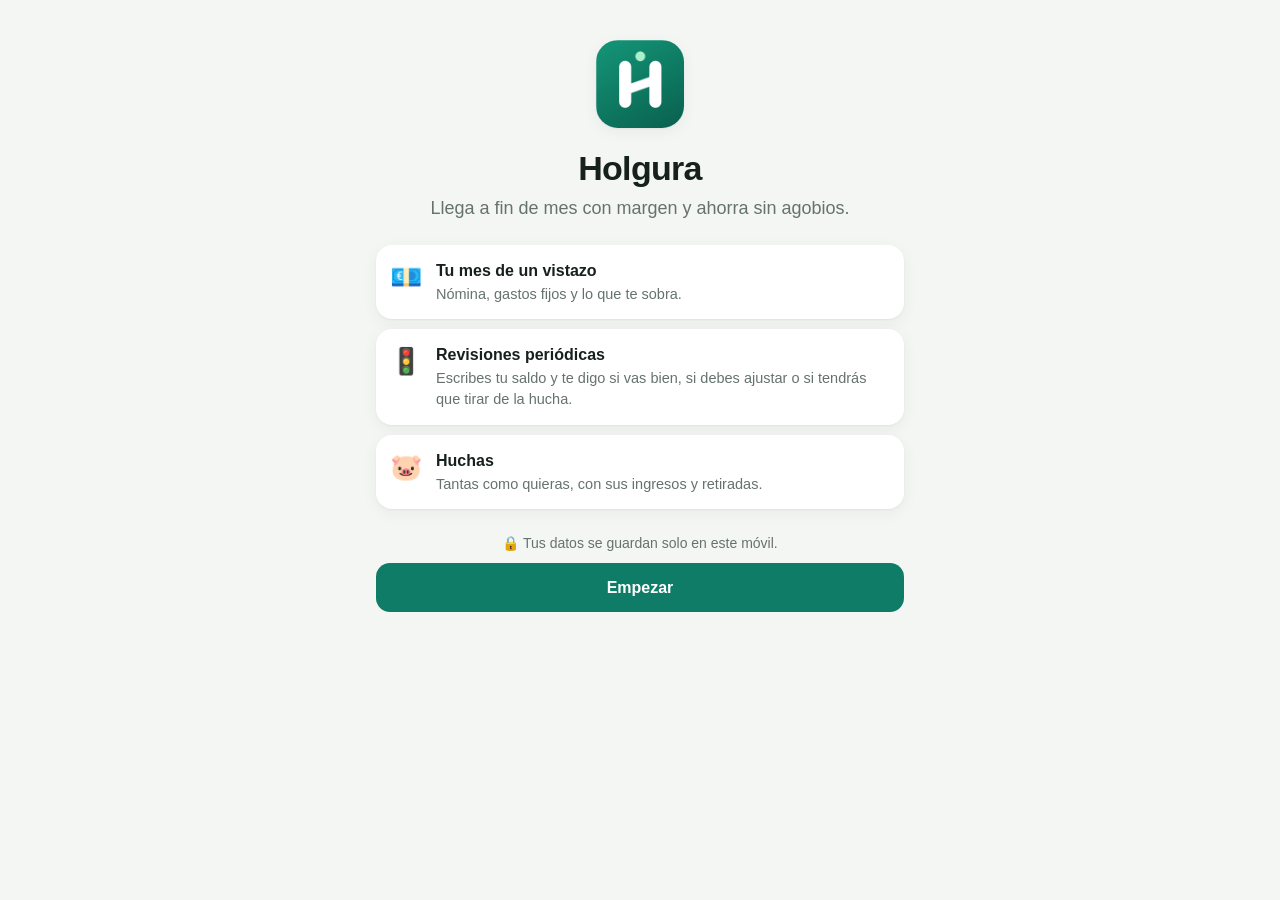
<file: index.html>
<!doctype html>
<html lang="es">
<head>
  <meta charset="utf-8">
  <meta name="viewport" content="width=device-width, initial-scale=1, viewport-fit=cover">
  <title>Holgura</title>
  <!-- Solo se ejecuta el código de la propia app y solo se habla con el servidor de Holgura -->
  <meta http-equiv="Content-Security-Policy" content="default-src 'self'; script-src 'self'; style-src 'self' 'unsafe-inline'; img-src 'self' data:; connect-src 'self' https://holgura-api.vercel.app; object-src 'none'; base-uri 'self'; form-action 'self'">
  <meta name="description" content="Controla tu mes de nómina a nómina, ahorra sin llegar justo y guarda tus ahorros en huchas.">
  <meta name="theme-color" content="#F4F6F3" media="(prefers-color-scheme: light)">
  <meta name="theme-color" content="#0F1412" media="(prefers-color-scheme: dark)">
  <meta name="apple-mobile-web-app-capable" content="yes">
  <meta name="mobile-web-app-capable" content="yes">
  <meta name="apple-mobile-web-app-status-bar-style" content="default">
  <meta name="apple-mobile-web-app-title" content="Holgura">
  <link rel="manifest" href="manifest.webmanifest">
  <link rel="apple-touch-icon" href="icons/apple-touch-icon.png">
  <link rel="icon" type="image/png" href="icons/icon-192.png">
  <link rel="stylesheet" href="styles.css">
  <script type="module" src="js/app.js"></script>
</head>
<body>
  <main id="view"></main>

  <nav id="tabbar" hidden>
    <button data-act="tab" data-tab="inicio">
      <svg viewBox="0 0 24 24"><path d="M3 10.5 12 3l9 7.5V20a1 1 0 0 1-1 1h-5v-6H9v6H4a1 1 0 0 1-1-1z"/></svg>
      <span>Inicio</span>
    </button>
    <button data-act="tab" data-tab="revisar">
      <svg viewBox="0 0 24 24"><path d="M4 19h16M6 15l4-4 3 3 5-6"/></svg>
      <span>Revisar</span>
    </button>
    <button data-act="tab" data-tab="huchas">
      <svg viewBox="0 0 24 24"><path d="M5 11a7 6 0 0 1 13-2h2v4h-1.5a7 6 0 0 1-2.5 3v3h-3v-2h-3v2H7v-3.5A6 6 0 0 1 5 11zM10 6.5h4"/></svg>
      <span>Huchas</span>
    </button>
    <button data-act="tab" data-tab="mimes">
      <svg viewBox="0 0 24 24"><path d="M4 7h10M18 7h2M4 17h4M12 17h8"/><circle cx="16" cy="7" r="2"/><circle cx="10" cy="17" r="2"/></svg>
      <span>Mi mes</span>
    </button>
  </nav>

  <div id="sheet-root"></div>
  <div id="toast" role="status" aria-live="polite"></div>
  <input type="file" id="import-file" accept="application/json,.json" hidden>
</body>
</html>
</file>
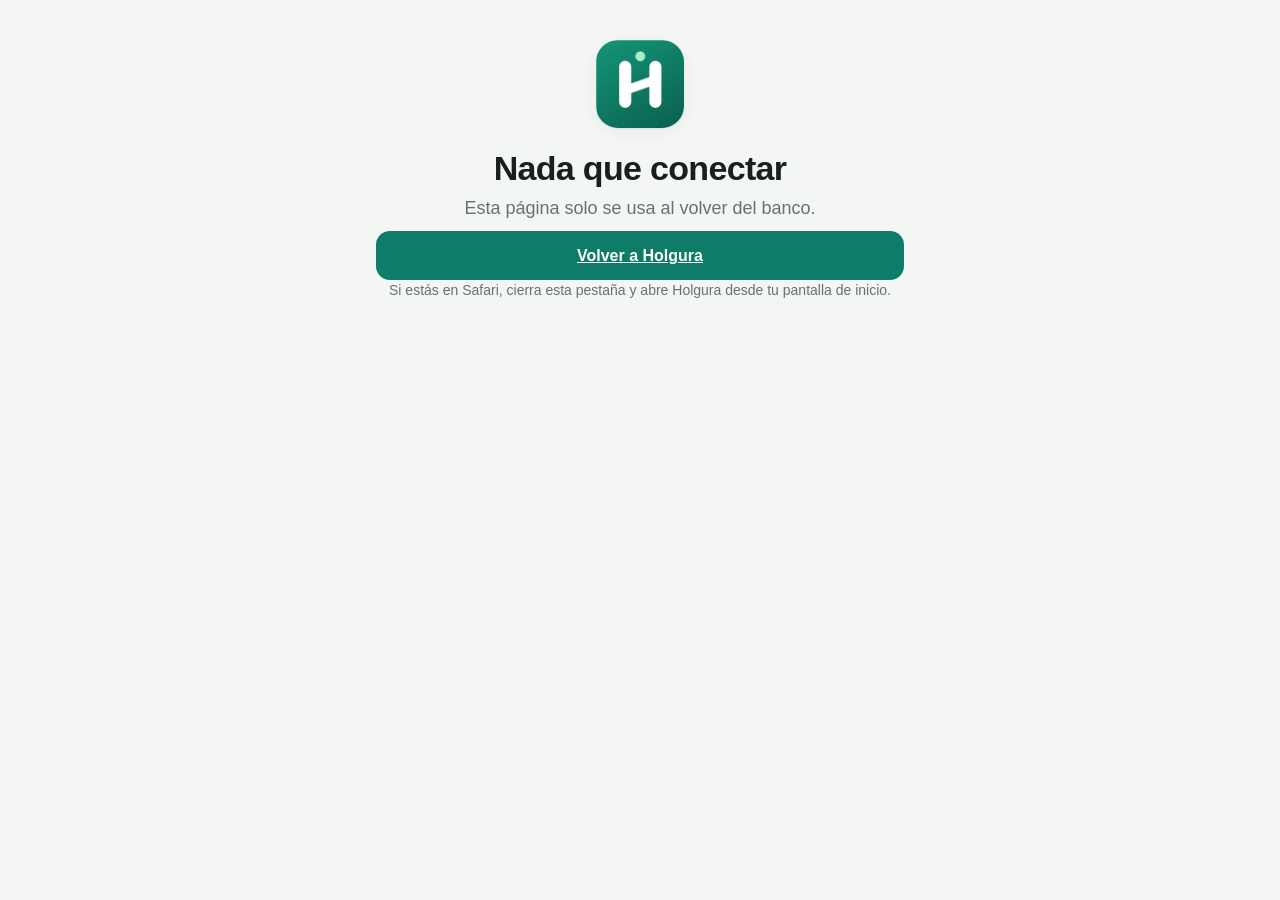
<file: conectado.html>
<!doctype html>
<html lang="es">
<head>
  <meta charset="utf-8">
  <meta name="viewport" content="width=device-width, initial-scale=1, viewport-fit=cover">
  <title>Holgura · conexión con el banco</title>
  <meta name="robots" content="noindex">
  <meta http-equiv="Content-Security-Policy" content="default-src 'self'; script-src 'self'; style-src 'self' 'unsafe-inline'; img-src 'self' data:; connect-src 'self' https://holgura-api.vercel.app; object-src 'none'; base-uri 'self'; form-action 'self'">
  <meta name="referrer" content="no-referrer">
  <link rel="icon" type="image/png" href="icons/icon-192.png">
  <link rel="stylesheet" href="styles.css">
</head>
<body>
  <main id="view">
    <div class="wizard hero">
      <img class="hero-logo" src="icons/icon-192.png" alt="">
      <h1 id="title">Conectando…</h1>
      <p class="lead" id="text">Estoy terminando de conectar tu banco.</p>
      <div id="accounts"></div>
      <a class="btn primary block" id="back" href="./" hidden>Volver a Holgura</a>
      <p class="privacy" id="hint" hidden>Si estás en Safari, cierra esta pestaña y abre Holgura desde tu pantalla de inicio.</p>
    </div>
  </main>
  <script type="module" src="js/conectado.js"></script>
</body>
</html>
</file>
<file: styles.css>
:root {
  --bg: #F4F6F3;
  --card: #FFFFFF;
  --ink: #16201C;
  --muted: #66736D;
  --line: #E3E8E4;
  --field: #F1F4F1;
  --brand: #0E7C66;
  --brand-ink: #FFFFFF;
  --brand-soft: #E2F2EC;
  --green: #1E9E6A;
  --green-soft: #E3F5EC;
  --yellow: #C98A00;
  --yellow-soft: #FFF4D6;
  --red: #D14343;
  --red-soft: #FDE7E7;
  --shadow: 0 1px 2px rgba(22, 32, 28, .05), 0 4px 16px rgba(22, 32, 28, .05);
  --radius: 18px;
  --tabbar-h: 58px;
  color-scheme: light;
}

@media (prefers-color-scheme: dark) {
  :root {
    --bg: #0F1412;
    --card: #19201D;
    --ink: #EDF2EF;
    --muted: #93A19A;
    --line: #2A3430;
    --field: #222B27;
    --brand: #3CC49A;
    --brand-ink: #062019;
    --brand-soft: #173B30;
    --green: #3CC48A;
    --green-soft: #173527;
    --yellow: #F0B429;
    --yellow-soft: #3A2F12;
    --red: #F06A6A;
    --red-soft: #3E1D1D;
    --shadow: none;
    color-scheme: dark;
  }
}

* { box-sizing: border-box; }
html { -webkit-text-size-adjust: 100%; }
body {
  margin: 0;
  background: var(--bg);
  color: var(--ink);
  font: 16px/1.45 -apple-system, BlinkMacSystemFont, "SF Pro Text", "Segoe UI", Roboto, sans-serif;
  -webkit-font-smoothing: antialiased;
  -webkit-tap-highlight-color: transparent;
}
body.sheet-open { overflow: hidden; }

#view {
  max-width: 560px;
  margin: 0 auto;
  padding: calc(env(safe-area-inset-top) + 12px) 16px calc(var(--tabbar-h) + env(safe-area-inset-bottom) + 24px);
}

h1, h2, h3 { margin: 0; line-height: 1.2; }
h1 { font-size: 30px; letter-spacing: -.02em; }
h2 { font-size: 20px; }
h3 { font-size: 15px; text-transform: uppercase; letter-spacing: .04em; color: var(--muted); font-weight: 600; margin-bottom: 10px; }
p { margin: 0 0 8px; }
b, strong { font-weight: 650; }
small { display: block; color: var(--muted); font-size: 13px; margin-top: 6px; }
.muted { color: var(--muted); }
.center { text-align: center; }
.neg { color: var(--red); }
.hint { margin: 8px 0 4px; }

header.top { padding: 8px 2px 16px; }
header.top .sub { color: var(--muted); margin: 4px 0 0; font-size: 15px; }

/* ---------- Tarjetas ---------- */
.card {
  background: var(--card);
  border-radius: var(--radius);
  padding: 18px;
  margin-bottom: 14px;
  box-shadow: var(--shadow);
}
.card.empty { text-align: center; padding: 24px 18px; }
.card.empty h2 { margin-bottom: 6px; }
.card.empty .btn { margin-top: 8px; }
.card-head { display: flex; justify-content: space-between; align-items: baseline; }
.empty-emoji { font-size: 44px; margin-bottom: 6px; }

.big { font-size: 32px; font-weight: 700; letter-spacing: -.02em; margin: 2px 0 6px; font-variant-numeric: tabular-nums; }
.eyebrow { font-size: 13px; font-weight: 600; color: var(--brand); text-transform: uppercase; letter-spacing: .05em; margin: 0; }

.rows { display: grid; gap: 2px; margin-bottom: 4px; }
.row { display: flex; justify-content: space-between; gap: 12px; padding: 7px 0; font-variant-numeric: tabular-nums; }
.row span { color: var(--muted); }
.row.total { border-top: 1px solid var(--line); margin-top: 4px; padding-top: 11px; font-size: 18px; }
.row.total span { color: var(--ink); font-weight: 600; }
.rows.compact .row { padding: 5px 0; font-size: 15px; }

.reco { background: var(--brand-soft); border-radius: 14px; padding: 14px; margin: 12px 0; }
.reco .big { color: var(--brand); }
.reco p { margin-bottom: 4px; }
.note { font-size: 13px; color: var(--muted); margin-top: 6px !important; }
.warn { background: var(--yellow-soft); border-radius: 12px; padding: 12px; margin: 10px 0 0; }
.ok { color: var(--green); font-weight: 600; align-self: center; }

.goal { margin: 12px 0 4px; }
.goal-head { display: flex; justify-content: space-between; font-size: 14px; color: var(--muted); margin-bottom: 8px; gap: 8px; }
.bar { display: block; height: 10px; background: var(--field); border-radius: 99px; overflow: hidden; }
.bar i { display: block; height: 100%; background: var(--brand); border-radius: 99px; transition: width .3s; }

/* ---------- Semáforo ---------- */
.status { border: 1.5px solid transparent; }
.status-head { display: flex; gap: 12px; align-items: center; margin-bottom: 10px; }
.status-head p { margin: 2px 0 0; font-size: 13px; }
.light { width: 18px; height: 18px; border-radius: 50%; flex: none; }
.status-green { background: var(--green-soft); border-color: color-mix(in srgb, var(--green) 25%, transparent); }
.status-green .light { background: var(--green); box-shadow: 0 0 0 5px color-mix(in srgb, var(--green) 20%, transparent); }
.status-yellow { background: var(--yellow-soft); border-color: color-mix(in srgb, var(--yellow) 30%, transparent); }
.status-yellow .light { background: var(--yellow); box-shadow: 0 0 0 5px color-mix(in srgb, var(--yellow) 22%, transparent); }
.status-red { background: var(--red-soft); border-color: color-mix(in srgb, var(--red) 25%, transparent); }
.status-red .light { background: var(--red); box-shadow: 0 0 0 5px color-mix(in srgb, var(--red) 20%, transparent); }
.status-text { font-size: 16px; }
.stats { display: grid; grid-template-columns: repeat(3, 1fr); gap: 8px; margin-top: 12px; }
.stats div { background: color-mix(in srgb, var(--card) 70%, transparent); border-radius: 12px; padding: 10px; }
.stats span { display: block; font-size: 11.5px; color: var(--muted); line-height: 1.25; margin-bottom: 4px; }
.stats strong { font-size: 15px; font-variant-numeric: tabular-nums; }

.allow { background: color-mix(in srgb, var(--card) 70%, transparent); border-radius: 14px; padding: 12px; margin-top: 12px; }
.allow-head { display: flex; justify-content: space-between; align-items: flex-start; gap: 10px; margin-bottom: 10px; }
.allow-sub { font-size: 13px; color: var(--muted); margin: 2px 0 0; }
.seg.mini { margin: 0; flex: none; }
.seg.mini button { padding: 6px 12px; font-size: 13px; }
.allow-grid { display: grid; grid-template-columns: 1fr 1fr; gap: 8px; }
.allow-grid.one { grid-template-columns: 1fr; }
.allow-grid > div { background: var(--card); border-radius: 12px; padding: 10px 12px; }
.allow-grid span { display: block; font-size: 13px; font-weight: 600; }
.allow-grid span small { margin: 0; font-size: 11.5px; font-weight: 400; }
.allow-grid strong { display: block; font-size: 22px; letter-spacing: -.01em; margin-top: 6px; font-variant-numeric: tabular-nums; }
.allow-grid strong em { font-style: normal; font-size: 13px; font-weight: 500; color: var(--muted); margin-left: 2px; }

.pos { color: var(--green); }
.row strong.wrap { text-align: right; overflow-wrap: anywhere; font-weight: 600; max-width: 62%; }
.fx-list.compact { gap: 4px; }
.fx-items { background: var(--field); border-radius: 12px; overflow: hidden; }
.fx-item { display: flex; align-items: center; gap: 10px; width: 100%; padding: 10px 12px; background: none; border: 0;
  border-bottom: 1px solid var(--line); font: inherit; font-size: 15px; color: var(--ink); text-align: left; cursor: pointer; }
.fx-item:last-child { border-bottom: 0; }
.fx-item b { display: block; font-weight: 500; overflow: hidden; text-overflow: ellipsis; white-space: nowrap; }
.fx-item small { margin: 1px 0 0; font-size: 12px; }
.fx-item strong { font-variant-numeric: tabular-nums; white-space: nowrap; }
.card.menu { padding: 4px 16px; }
.menu-row { display: flex; align-items: center; gap: 14px; width: 100%; padding: 14px 0; background: none; border: 0;
  border-bottom: 1px solid var(--line); font: inherit; color: var(--ink); text-align: left; cursor: pointer; }
.menu-row:last-child { border-bottom: 0; }
.menu-row b { display: block; font-weight: 600; }
.menu-row small { margin: 2px 0 0; font-size: 13px; }
.menu-icon { width: 36px; height: 36px; border-radius: 10px; background: var(--brand-soft); display: grid; place-items: center; font-size: 18px; flex: none; }
.link.back { font-size: 16px; margin-bottom: 6px; }
.sub-title { font-size: 24px; }
.prog { margin-top: 8px; font-size: 12px; color: var(--muted); }
.prog > span:first-child { display: block; }
.prog b { display: block; color: var(--ink); font-size: 15px; font-variant-numeric: tabular-nums; white-space: nowrap; margin: 1px 0 4px; }
.prog .bar { height: 6px; }
.prog .bar i { background: var(--green); }
.prog.over b { color: var(--red); }
.prog.over .bar i { background: var(--red); }
.budget-list { display: grid; gap: 6px; margin: 10px 0; }
.budget-row { display: grid; grid-template-columns: 1fr 112px; align-items: center; gap: 10px; font-size: 15px; }
.budget-row input { padding: 9px 30px 9px 12px; text-align: right; }
.budget-item { margin: 14px 0; }
.budget-top { display: flex; justify-content: space-between; gap: 8px; font-size: 15px; margin-bottom: 6px; }
.budget-top strong { font-variant-numeric: tabular-nums; white-space: nowrap; }
.budget-top small { display: inline; margin: 0; font-weight: 400; }
.budget-item > small { margin-top: 4px; }
.bar { position: relative; }
.bar b { position: absolute; top: -3px; bottom: -3px; width: 2px; background: var(--ink); opacity: .35; border-radius: 2px; }
.bar.budget-green i { background: var(--green); }
.bar.budget-yellow i { background: var(--yellow); }
.bar.budget-red i { background: var(--red); }
.unit { font-size: 16px; font-weight: 500; color: var(--muted); }
.bar.debt i { background: var(--red); }
.fx-group { display: flex; justify-content: space-between; font-weight: 650; margin: 10px 2px 0; }
.fx-group span { color: var(--muted); font-weight: 500; font-size: 14px; }
.fx-top { display: grid; grid-template-columns: 1fr 120px; gap: 6px; }
.fx-top select { background-color: var(--card); padding: 10px 28px 10px 10px; font-size: 14px; }
.fx-tag { margin: 0 4px; }
.cat-row { display: grid; grid-template-columns: 1fr auto; gap: 2px 10px; margin: 8px 0; font-size: 15px; }
.cat-row .bar { grid-column: 1 / -1; height: 6px; }
.cat-row strong { font-variant-numeric: tabular-nums; }
details.analysis summary { display: flex; justify-content: space-between; align-items: center; cursor: pointer; list-style: none; }
details.analysis summary::-webkit-details-marker { display: none; }
details.analysis summary h3 { margin: 0; }
details.analysis[open] summary .chev { transform: rotate(90deg); }
details.analysis .chev { transition: transform .2s; }
.notes { padding-left: 18px; margin: 12px 0 0; color: var(--muted); font-size: 14px; }
.notes li { margin-bottom: 6px; }
.hist-date small { display: inline; font-weight: 500; color: var(--muted); }
.stats.two { grid-template-columns: 1fr 1fr; margin-bottom: 4px; }
.stats.two div { background: var(--card); }
.bank-btn { margin-top: -4px; }
.tx-desc { overflow: hidden; text-overflow: ellipsis; display: -webkit-box; -webkit-line-clamp: 2; -webkit-box-orient: vertical; font-size: 15px; }
.tx-desc small { display: block; }

.learn { background: var(--brand-soft); border-radius: 12px; padding: 12px; margin: 4px 0 8px; }
.learn p { margin: 0 0 4px; }

.dot { width: 10px; height: 10px; border-radius: 50%; flex: none; }
.dot-green { background: var(--green); } .dot-yellow { background: var(--yellow); } .dot-red { background: var(--red); }

/* ---------- Avisos ---------- */
.banner {
  display: flex; align-items: center; gap: 12px;
  background: var(--card); border-radius: var(--radius); padding: 14px; margin-bottom: 14px;
  box-shadow: var(--shadow); border: 1.5px solid var(--brand-soft);
}
.banner-icon { font-size: 26px; }
.banner-text { flex: 1; min-width: 0; }
.banner-text p { margin: 2px 0 0; font-size: 14px; color: var(--muted); }

/* ---------- Botones ---------- */
.btn {
  appearance: none; border: 0; border-radius: 14px; padding: 13px 18px;
  font: inherit; font-weight: 600; cursor: pointer; color: var(--ink); background: var(--field);
  transition: transform .08s, opacity .15s;
}
.btn:active { transform: scale(.98); opacity: .85; }
.btn.primary { background: var(--brand); color: var(--brand-ink); }
.btn.ghost { background: var(--brand-soft); color: var(--brand); }
.btn.text { background: none; color: var(--brand); padding: 10px; }
.btn.danger, .icon-btn.danger { color: var(--red); }
.btn.small { padding: 9px 14px; font-size: 14px; border-radius: 12px; flex: none; }
.btn.block { display: block; width: 100%; margin-top: 10px; }
.btn-row { display: flex; flex-wrap: wrap; gap: 10px; margin-top: 12px; }
.btn-row .btn { flex: 1 1 auto; }
.btn-row.two .btn { flex: 1 1 0; }
.btn-col { margin-top: 8px; }
.link { background: none; border: 0; color: var(--brand); font: inherit; font-weight: 600; padding: 0; cursor: pointer; }
.icon-btn {
  appearance: none; border: 0; background: var(--field); color: var(--muted);
  width: 36px; height: 36px; border-radius: 50%; font-size: 15px; cursor: pointer; flex: none;
}

/* ---------- Formularios ---------- */
.field { display: block; margin: 14px 0; }
.field > span { display: block; font-size: 14px; font-weight: 600; margin-bottom: 6px; }
input, select {
  width: 100%; font: inherit; font-size: 17px; color: var(--ink);
  background: var(--field); border: 1.5px solid transparent; border-radius: 12px; padding: 12px 14px;
  outline: none; -webkit-appearance: none; appearance: none;
}
input:focus, select:focus { border-color: var(--brand); background: var(--card); }
select { background-image: linear-gradient(45deg, transparent 50%, var(--muted) 50%), linear-gradient(135deg, var(--muted) 50%, transparent 50%);
  background-position: calc(100% - 20px) 50%, calc(100% - 15px) 50%; background-size: 5px 5px; background-repeat: no-repeat; padding-right: 36px; }
input[type="date"], input[type="time"] { min-height: 48px; }
.money-input { position: relative; }
.money-input input { padding-right: 34px; font-variant-numeric: tabular-nums; }
.money-input em { position: absolute; right: 14px; top: 50%; transform: translateY(-50%); font-style: normal; color: var(--muted); pointer-events: none; }

.seg { display: flex; background: var(--field); border-radius: 12px; padding: 3px; gap: 3px; margin: 4px 0 8px; }
.seg button {
  flex: 1; appearance: none; border: 0; background: none; font: inherit; font-size: 14.5px; font-weight: 600;
  color: var(--muted); padding: 9px 6px; border-radius: 10px; cursor: pointer;
}
.seg button.on { background: var(--card); color: var(--ink); box-shadow: 0 1px 3px rgba(0, 0, 0, .12); }

.checks { display: grid; gap: 6px; }
.check { display: flex; align-items: center; gap: 10px; padding: 10px 12px; background: var(--field); border-radius: 12px; cursor: pointer; }
.check.solo { margin: 12px 0 0; }
.check.auto { cursor: default; }
.check.auto span small { display: block; margin: 0; font-size: 12px; }
.auto-mark { width: 22px; height: 22px; flex: none !important; border-radius: 6px; border: 2px solid var(--line); display: grid; place-items: center; font-size: 14px; font-weight: 700; color: #fff; }
.auto-mark.on { background: var(--brand); border-color: var(--brand); }
.check input { width: 22px; height: 22px; padding: 0; flex: none; accent-color: var(--brand); -webkit-appearance: checkbox; appearance: auto; }
.check span { flex: 1; }
.check em { font-style: normal; color: var(--muted); font-size: 14px; white-space: nowrap; }

details.more { margin: 14px 0; }
details.more summary { color: var(--brand); font-weight: 600; cursor: pointer; list-style: none; }
details.more summary::-webkit-details-marker { display: none; }
details.more summary::before { content: '＋ '; }
details.more[open] summary::before { content: '－ '; }

.fx-list { display: grid; gap: 10px; margin: 8px 0; }
.fx-row { background: var(--field); border-radius: 14px; padding: 8px; display: grid; gap: 6px; }
.fx-row input { background: var(--card); padding: 10px 12px; }
.fx-line { display: grid; grid-template-columns: 1fr 72px 36px; gap: 6px; align-items: center; }
.fx-day { text-align: center; }
.fx-total { display: flex; justify-content: space-between; margin: 12px 2px 0; }

/* ---------- Listas ---------- */
.list { display: grid; }
.list-row {
  display: flex; align-items: center; gap: 12px; width: 100%; text-align: left;
  background: none; border: 0; border-bottom: 1px solid var(--line); padding: 12px 2px; font: inherit; color: var(--ink); cursor: pointer;
}
.list-row:last-child { border-bottom: 0; }
.list-row.static { cursor: default; }
.list-row small { margin: 0; font-size: 12.5px; }
.grow { flex: 1; min-width: 0; }
.chev { color: var(--muted); font-size: 20px; }
.mv { width: 28px; height: 28px; border-radius: 50%; display: grid; place-items: center; font-weight: 700; flex: none; }
.mv.in { background: var(--green-soft); color: var(--green); }
.mv.out { background: var(--red-soft); color: var(--red); }

.chips { display: flex; flex-wrap: wrap; gap: 8px; }
.chip { border: 0; background: var(--field); color: var(--ink); font: inherit; font-size: 14px; padding: 7px 12px; border-radius: 99px; cursor: pointer; }

.hist { display: grid; }
.hist-row { display: grid; grid-template-columns: 1fr; gap: 2px; padding: 10px 0; border-bottom: 1px solid var(--line); font-size: 14px; color: var(--muted); }
.hist-row:last-child { border-bottom: 0; }
.hist-date { color: var(--ink); font-weight: 600; }
@media (min-width: 400px) { .hist-row { grid-template-columns: 1.2fr 1fr 1fr; align-items: center; } }

/* ---------- Huchas ---------- */
.jars { display: grid; grid-template-columns: 1fr 1fr; gap: 12px; margin-bottom: 4px; }
.jar { display: flex; flex-direction: column; align-items: flex-start; gap: 4px; border: 0; font: inherit; color: var(--ink); text-align: left; cursor: pointer; margin: 0; }
.jar-emoji { font-size: 30px; }
.jar-name { font-weight: 600; overflow: hidden; text-overflow: ellipsis; white-space: nowrap; max-width: 100%; }
.jar-bal { font-size: 20px; font-variant-numeric: tabular-nums; }
.jar .bar { width: 100%; height: 7px; margin-top: 6px; }
.jar small { margin-top: 2px; font-size: 12px; }

.emoji-pick { display: grid; grid-template-columns: repeat(6, 1fr); gap: 6px; }
.emoji-pick label { position: relative; }
.emoji-pick input { position: absolute; opacity: 0; pointer-events: none; }
.emoji-pick span { display: grid; place-items: center; height: 46px; font-size: 24px; background: var(--field); border-radius: 12px; border: 2px solid transparent; cursor: pointer; }
.emoji-pick input:checked + span { border-color: var(--brand); background: var(--brand-soft); }

/* ---------- Barra de pestañas ---------- */
#tabbar {
  position: fixed; left: 0; right: 0; bottom: 0; z-index: 10;
  display: flex; justify-content: center;
  padding: 6px 8px calc(env(safe-area-inset-bottom) + 6px);
  background: color-mix(in srgb, var(--card) 88%, transparent);
  -webkit-backdrop-filter: saturate(180%) blur(18px); backdrop-filter: saturate(180%) blur(18px);
  border-top: 1px solid var(--line);
}
#tabbar[hidden] { display: none; }
#tabbar button {
  flex: 1; max-width: 140px; appearance: none; border: 0; background: none; font: inherit; color: var(--muted);
  display: flex; flex-direction: column; align-items: center; gap: 2px; padding: 4px 0; cursor: pointer; font-size: 11px; font-weight: 600;
}
#tabbar svg { width: 26px; height: 26px; fill: none; stroke: currentColor; stroke-width: 1.8; stroke-linecap: round; stroke-linejoin: round; }
#tabbar button.active { color: var(--brand); }

/* ---------- Hojas inferiores ---------- */
#sheet-root .backdrop { position: fixed; inset: 0; background: rgba(0, 0, 0, .35); z-index: 20; opacity: 0; transition: opacity .2s; }
#sheet-root .sheet {
  position: fixed; left: 0; right: 0; bottom: 0; z-index: 21; max-width: 560px; margin: 0 auto;
  background: var(--bg); border-radius: 22px 22px 0 0; max-height: 92vh; max-height: 92dvh; overflow-y: auto;
  padding: 8px 16px calc(env(safe-area-inset-bottom) + 20px);
  transform: translateY(100%); transition: transform .28s cubic-bezier(.2, .8, .2, 1);
  overscroll-behavior: contain;
}
#sheet-root.open .backdrop { opacity: 1; }
#sheet-root.open .sheet { transform: none; }
.grabber { width: 40px; height: 5px; border-radius: 99px; background: var(--line); margin: 0 auto 8px; }
.sheet-head { display: flex; justify-content: space-between; align-items: center; gap: 12px; margin-bottom: 8px; }
.sheet-body h3 { margin-top: 18px; }
.sheet-body .card { box-shadow: none; }

/* ---------- Asistente ---------- */
.wizard { padding-top: 12px; padding-bottom: 20px; }
.wizard h2 { font-size: 26px; margin: 18px 0 6px; letter-spacing: -.01em; }
.wizard.hero { text-align: center; padding-top: 28px; }
.hero-logo { width: 88px; height: 88px; border-radius: 22px; box-shadow: var(--shadow); }
.wizard.hero h1 { margin: 14px 0 6px; font-size: 34px; }
.lead { font-size: 18px; color: var(--muted); }
.features { list-style: none; padding: 0; margin: 24px 0; text-align: left; display: grid; gap: 10px; }
.features li { display: flex; gap: 14px; background: var(--card); padding: 14px; border-radius: 16px; box-shadow: var(--shadow); }
.features li > span { font-size: 26px; }
.features p { margin: 2px 0 0; color: var(--muted); font-size: 14.5px; }
.privacy { color: var(--muted); font-size: 14px; }
.dots { display: flex; gap: 6px; }
.dots span { height: 5px; flex: 1; border-radius: 99px; background: var(--line); }
.dots span.on { background: var(--brand); }
.wiz-nav { display: flex; justify-content: space-between; gap: 10px; margin-top: 24px; }
.wiz-nav .btn.primary { flex: 1; }

.footer { text-align: center; color: var(--muted); font-size: 12px; margin-top: 8px; }

/* ---------- Toast ---------- */
#toast {
  position: fixed; left: 50%; bottom: calc(var(--tabbar-h) + env(safe-area-inset-bottom) + 18px); z-index: 30;
  transform: translate(-50%, 20px); opacity: 0; pointer-events: none;
  background: var(--ink); color: var(--bg); padding: 11px 18px; border-radius: 99px; font-size: 15px; font-weight: 500;
  transition: opacity .2s, transform .2s; max-width: calc(100% - 32px); text-align: center;
}
#toast.show { opacity: 1; transform: translate(-50%, 0); }

/* Desglose de lo gastado (Inicio → ¿De dónde salen…?) */
.link.spent-link { display: block; margin: -2px 0 12px; font-size: 15px; text-align: left; }
.rows.breakdown .row span small, .rows.compact .row span small { display: block; font-size: 12px; margin-top: 1px; }
.row.sub { border-top: 1px dashed var(--line); margin-top: 2px; }
.row.sub span { color: var(--ink); }

/* Semáforo → Semana: lo que llevas gastado esta semana, en grande */
.week-big { display: flex; align-items: baseline; flex-wrap: wrap; gap: 6px; margin: 8px 0 8px; font-variant-numeric: tabular-nums; }
.week-big small { font-size: 14px; color: var(--muted); }
.week-big b { font-size: 30px; letter-spacing: -.02em; line-height: 1.1; }
.week-big.over b { color: var(--red); }
.bar.week-bar { height: 8px; }
.bar.week-bar i { background: var(--green); }
.bar.week-bar.over i { background: var(--red); }
.week-left { display: block; margin-top: 6px; font-size: 13px; color: var(--muted); }

.tx-desc small .tap { color: var(--brand); font-weight: 600; }

/* Filas que se pueden tocar para ver sus cargos */
.tappable { cursor: pointer; -webkit-tap-highlight-color: transparent; }
.tappable:active { opacity: .7; }
.tappable .chev, .budget-top .chev { font-style: normal; color: var(--muted); font-weight: 400; margin-left: 2px; }

.budget-extra { margin-top: 6px; border-top: 1px solid var(--line); padding-top: 4px; }

/* Revisar: los gastos fijos, plegados para que la pantalla no sea tan larga */
details.fixed-fold { background: var(--field); border-radius: 12px; padding: 10px 12px; }
details.fixed-fold summary { display: flex; align-items: center; gap: 10px; cursor: pointer; list-style: none; }
details.fixed-fold summary::-webkit-details-marker { display: none; }
details.fixed-fold summary > .grow > span { display: block; }
details.fixed-fold summary small { display: block; margin-top: 2px; color: var(--muted); font-size: 13px; }
details.fixed-fold .chev { color: var(--muted); font-size: 20px; transition: transform .2s; }
details.fixed-fold[open] .chev { transform: rotate(90deg); }
details.fixed-fold[open] summary { margin-bottom: 8px; }
details.fixed-fold .check { background: var(--card); }

/* Nombre de la app en Inicio: el icono como «H» y el resto con un degradado verde */
.brand { display: inline-flex; align-items: center; gap: 1px; font-size: 36px; font-weight: 800; letter-spacing: -.03em; line-height: 1.25; }
.brand-h { width: 40px; height: 40px; border-radius: 11px; flex: none; box-shadow: 0 4px 12px rgba(14, 124, 102, .28); }
.brand > span {
  background: linear-gradient(100deg, #0E7C66 0%, #1E9E6A 45%, #3CC49A 100%);
  -webkit-background-clip: text; background-clip: text; color: transparent; padding: 0 .04em .14em 0; margin-bottom: -.14em;
}
@media (prefers-color-scheme: dark) {
  .brand > span { background-image: linear-gradient(100deg, #3CC49A 0%, #6FDDB4 55%, #A7F0D2 100%); }
  .brand-h { box-shadow: 0 4px 14px rgba(60, 196, 154, .25); }
}

/* Revisar: revisiones del ciclo plegadas, con la última en el resumen */
.checkins-fold summary small { display: flex; align-items: center; gap: 6px; margin-top: 4px; }
.checkins-fold[open] summary { margin-bottom: 10px; }
.checkins-fold .list-row .grow small { margin-top: 1px; font-size: 12px; }

/* Resultado de una revisión: lo gastado, los días y los fijos pendientes de ese día */
.result-sum { margin-top: 12px; }
.sum-block { margin-bottom: 10px; }
.sum-block > span:first-child { font-size: 14px; font-weight: 600; }
.result-sum .row strong small { display: block; text-align: right; font-weight: 400; margin-top: 0; font-size: 12px; }
.pend-fold { margin-top: 6px; border-top: 1px solid var(--line); padding-top: 8px; }
.pend-fold summary small { margin-top: 1px; }
.pend-fold summary > .grow > span { color: var(--muted); }
.pend-fold[open] summary { margin-bottom: 6px; }
.result-sum .row strong { text-align: right; }
</file>
